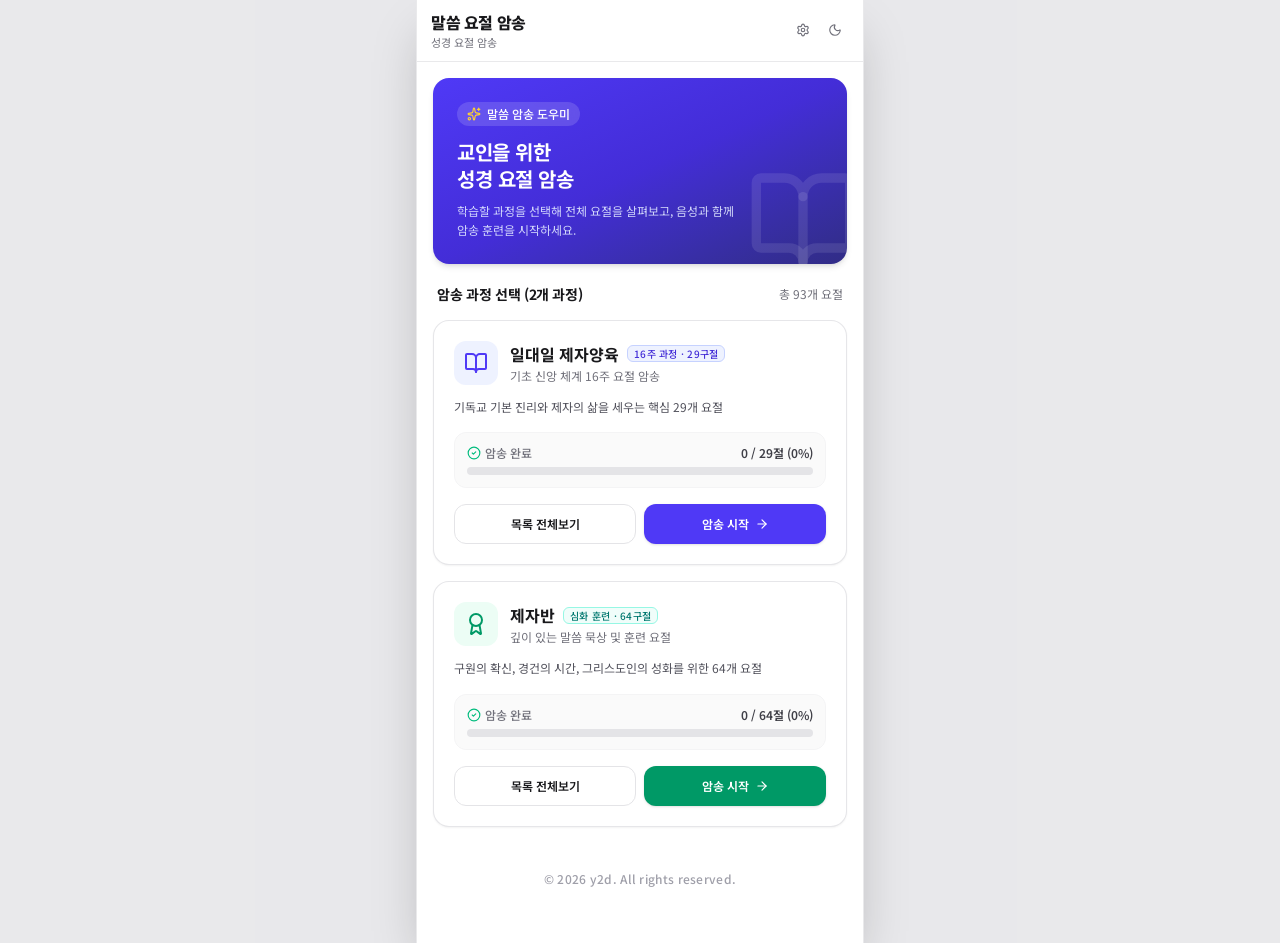
<file: disciplesdaily/index.html>
<!doctype html>
<html lang="ko">
  <head>
    <meta charset="UTF-8" />
    <meta name="viewport" content="width=device-width, initial-scale=1.0, maximum-scale=1.0, user-scalable=no" />
    <title>요절 암송 - 말씀 암송 도우미</title>
    <meta name="description" content="교인들을 위한 성경 요절 암송 및 TTS 음성 도우미 (일대일 제자양육 & 제자반)" />
    <meta property="og:title" content="요절 암송 - 말씀 암송 도우미" />
    <meta property="og:description" content="교인들을 위한 성경 요절 암송 및 TTS 음성 도우미 (일대일 제자양육 & 제자반)" />
    <meta property="og:type" content="website" />
    <meta name="twitter:card" content="summary_large_image" />
    <link rel="preconnect" href="https://fonts.googleapis.com">
    <link rel="preconnect" href="https://fonts.gstatic.com" crossorigin>
    <link href="https://fonts.googleapis.com/css2?family=Noto+Sans+KR:wght@300;400;500;600;700&family=Noto+Serif+KR:wght@400;600;700&display=swap" rel="stylesheet">
    <script type="module" crossorigin src="./assets/index-Bw2vuMq0.js"></script>
    <link rel="stylesheet" crossorigin href="./assets/index-DMhf4z9z.css">
  </head>
  <body class="bg-zinc-100 dark:bg-zinc-950 text-zinc-900 dark:text-zinc-100 antialiased min-h-screen">
    <div id="root"></div>
  </body>
</html>
</file>
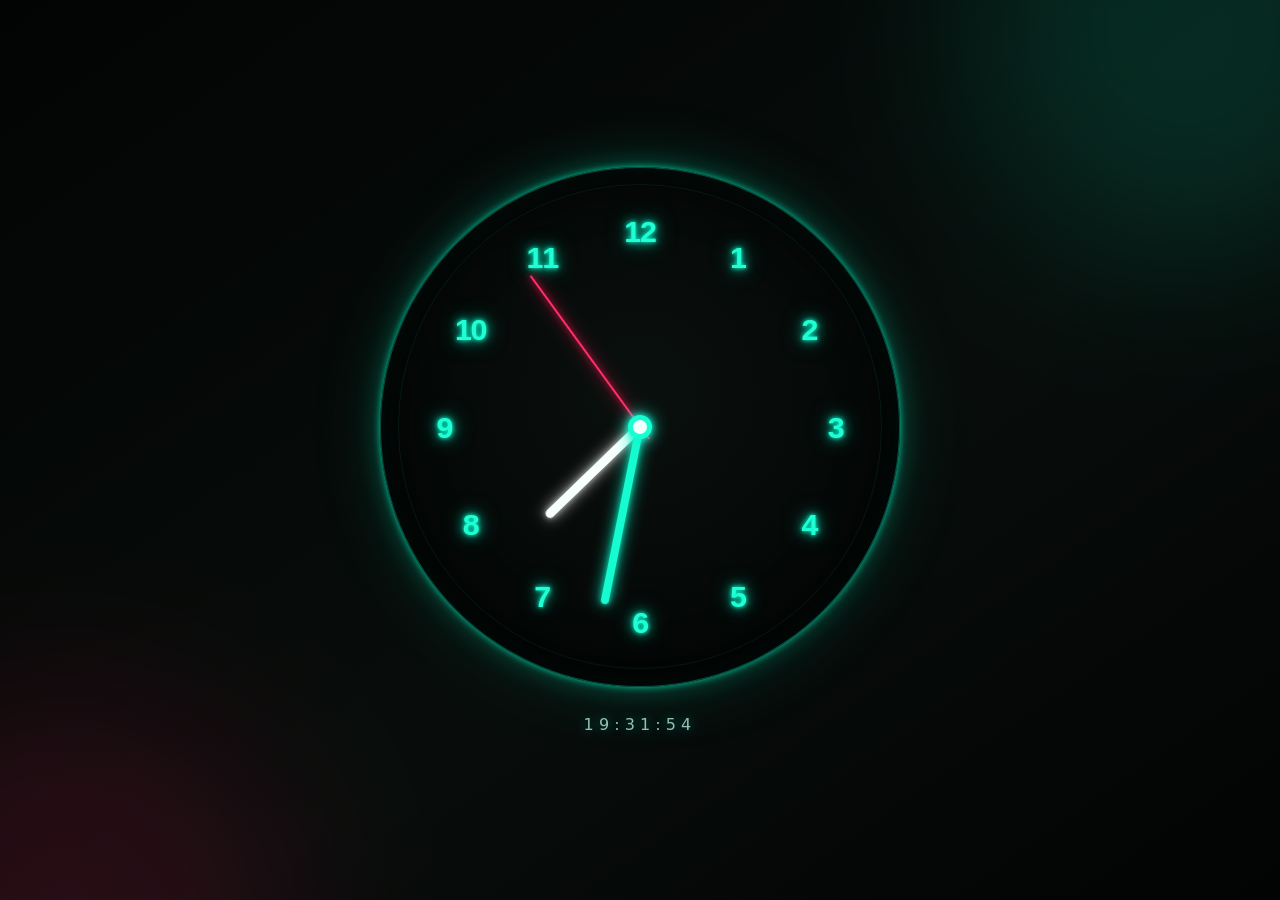
<file: neon-react-clock/index.html>
<!doctype html>
<html lang="ko">
  <head>
    <meta charset="UTF-8" />
    <meta name="viewport" content="width=device-width, initial-scale=1.0" />
    <meta name="theme-color" content="#050807" />
    <title>Y2D Neon React Clock</title>
    <script type="module" crossorigin src="/neon-react-clock/assets/index-BAe9kGwK.js"></script>
    <link rel="stylesheet" crossorigin href="/neon-react-clock/assets/index-DQVRYsCz.css">
  </head>
  <body>
    <div id="root"></div>
  </body>
</html>
</file>
<file: neon-react-clock/assets/index-DQVRYsCz.css>
:root{--lightningcss-light: ;--lightningcss-dark:initial;color-scheme:dark;color:#f7fffd;font-synthesis:none;background:#030605;font-family:Inter,Pretendard,Noto Sans KR,system-ui,sans-serif}*{box-sizing:border-box}body{min-width:320px;min-height:100vh;margin:0}button,input{font:inherit}.page{background:radial-gradient(circle at 50% 45%,#00ffc714,#0000 36%),linear-gradient(145deg,#020403,#080d0b 58%,#020303);place-items:center;min-height:100vh;display:grid;position:relative;overflow:hidden}.ambient{filter:blur(90px);opacity:.13;pointer-events:none;border-radius:50%;width:28rem;height:28rem;position:absolute}.ambient-one{background:#00ffc8;top:-12rem;right:-8rem}.ambient-two{background:#ff195f;bottom:-15rem;left:-10rem}.clock-card{justify-items:center;gap:1.75rem;padding:clamp(1rem,4vw,3rem);display:grid}.clock{aspect-ratio:1;background:radial-gradient(circle at 50% 43%,#0a100e 0%,#040706 66%,#010202 100%);border:1px solid #00ffca4d;border-radius:50%;width:min(82vw,520px);position:relative;box-shadow:0 0 7px #00ffcab3,0 0 27px #00ffca42,0 0 75px #00ffca21,inset 0 0 52px #000000e6,inset 0 0 20px #00ffca14}.clock:after{border-radius:inherit;content:"";border:1px solid #1fffce12;position:absolute;inset:3.2%}.hands{position:absolute;inset:0}.number-position{transform-origin:50%;z-index:2;position:absolute;inset:0}.number-position b{color:#20ffd3;letter-spacing:-.04em;font-variant-numeric:tabular-nums;text-shadow:0 0 4px #00ffd0,0 0 11px #00ffd0e6,0 0 22px #00ffd08c;place-items:center;width:clamp(2rem,7vw,3.3rem);height:clamp(2rem,7vw,3.3rem);font-family:Trebuchet MS,Arial Rounded MT Bold,sans-serif;font-size:clamp(1.15rem,4vw,1.9rem);font-weight:600;line-height:1;display:grid;position:absolute;top:7.2%;left:50%;translate:-50%}.hand{z-index:4;width:var(--hand-width);height:var(--hand-length);background:var(--hand-color);box-shadow:0 0 6px var(--hand-glow), 0 0 15px var(--hand-glow);transform-origin:50% 100%;will-change:transform;border-radius:999px;display:block;position:absolute;bottom:50%;left:50%}.hour-hand{--hand-width:clamp(6px, 1.3vw, 9px);--hand-length:25%;--hand-color:#f7fffd;--hand-glow:#ffffffa6}.minute-hand{--hand-width:clamp(5px, 1.1vw, 8px);--hand-length:35%;--hand-color:#16fbd0;--hand-glow:#00ffd0d9}.second-hand{--hand-width:2px;--hand-length:39%;--hand-color:#ff2d67;--hand-glow:#ff1956f2;transform-origin:50% 92.3%;bottom:47%}.center-pin{z-index:5;aspect-ratio:1;background:#effffb;border:clamp(3px,.8vw,5px) solid #17ffd3;border-radius:50%;width:clamp(16px,4.2vw,24px);position:absolute;top:50%;left:50%;transform:translate(-50%,-50%);box-shadow:0 0 7px #00ffd0,0 0 18px #00ffd0e6}.digital-time{color:#ccfff4b8;font-variant-numeric:tabular-nums;letter-spacing:.32em;text-shadow:0 0 12px #00ffd073;margin:0;font-size:clamp(.8rem,2.5vw,1rem)}@media (prefers-reduced-motion:reduce){.hand{will-change:auto}}
</file>
